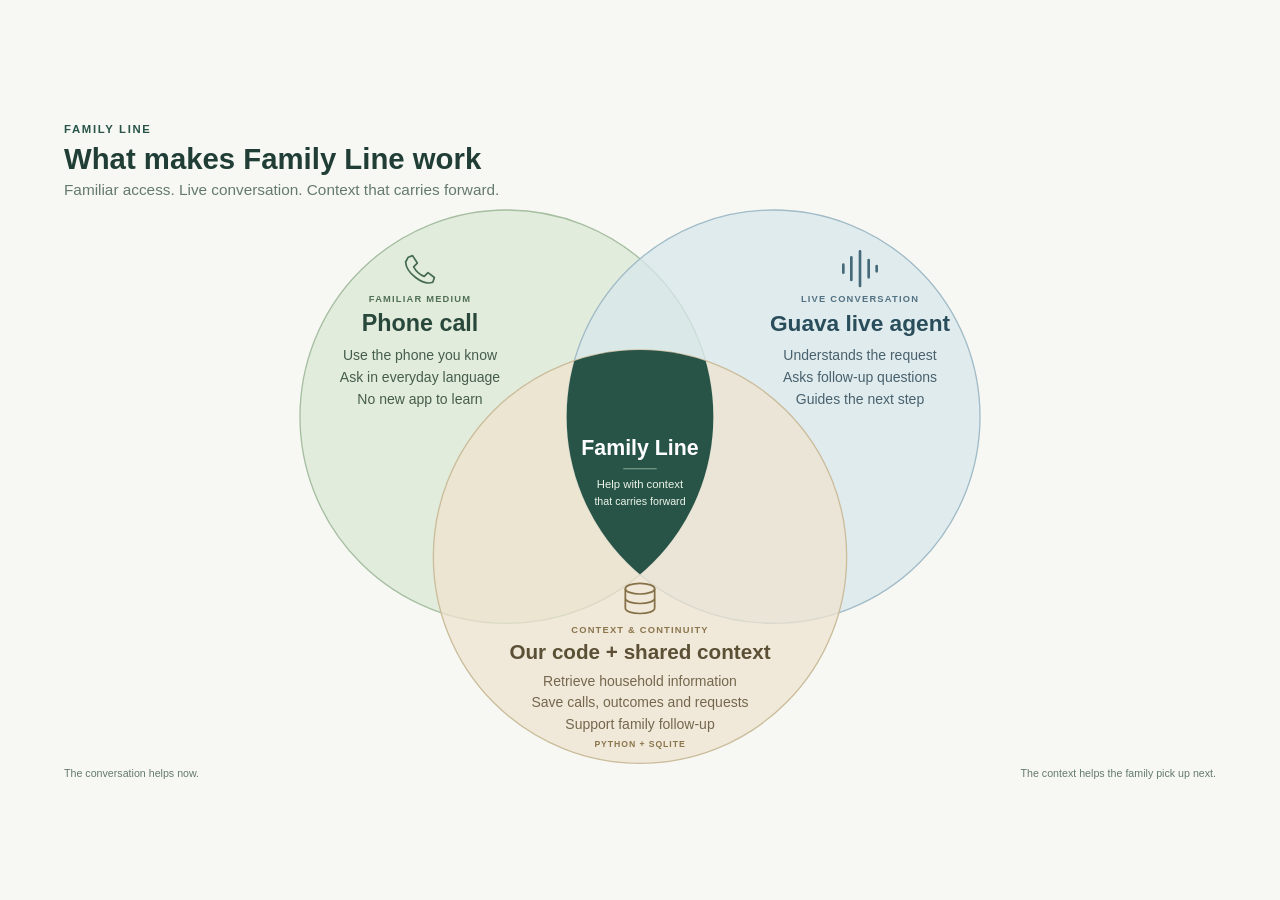
<file: artifacts/family-line-system-design.html>
<!doctype html><html lang="en"><meta charset="utf-8"><meta name="viewport" content="width=device-width,initial-scale=1"><title>Family Line — system concept</title><style>html,body{margin:0;height:100%;background:#f7f8f3}body{display:grid;place-items:center}img{display:block;width:100%;max-height:100vh;object-fit:contain}</style><img src="family-line-system-design.svg" alt="Family Line combines a familiar phone call, Guava's live agent, and code-maintained household context."></html>
</file>
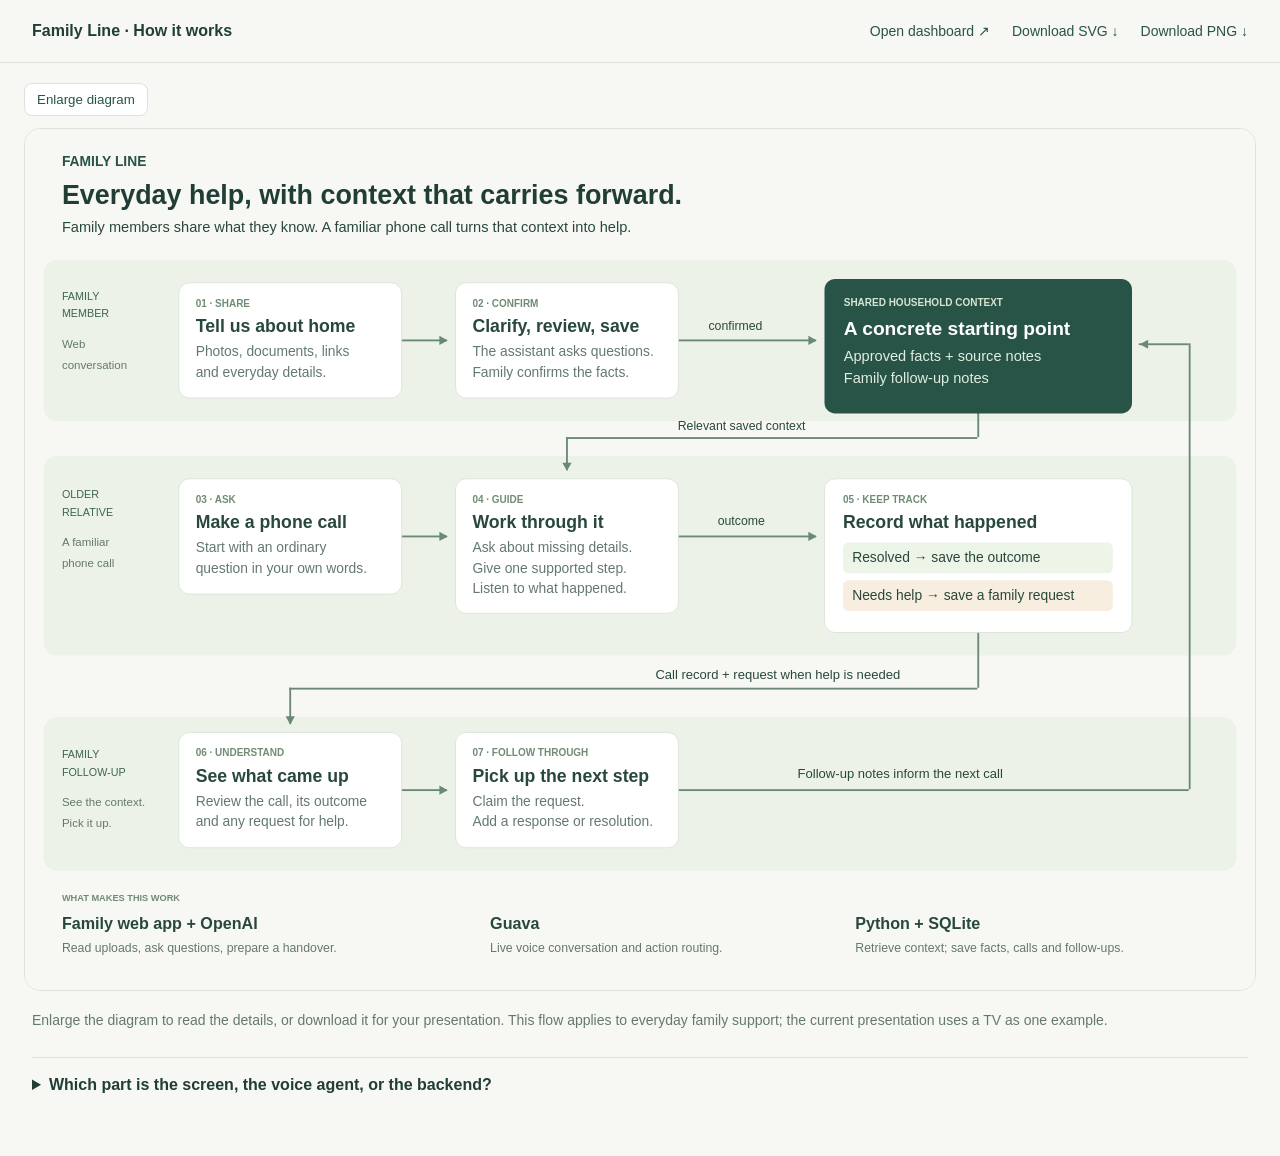
<file: artifacts/family-line-user-flow.html>
<!doctype html><html lang="en"><meta charset="utf-8"><meta name="viewport" content="width=device-width,initial-scale=1"><title>Family Line · How it works</title><style>*{box-sizing:border-box}body{margin:0;background:#f7f8f3;color:#203e36;font-family:-apple-system,BlinkMacSystemFont,"Segoe UI",sans-serif}header{display:flex;justify-content:space-between;gap:20px;padding:22px 32px;border-bottom:1px solid #dce4d9;align-items:center}a{color:#285448;text-decoration:none;font-size:14px}nav{display:flex;gap:22px;flex-wrap:wrap}main{padding:20px 24px;max-width:1700px;margin:auto}.diagram{overflow:auto;border:1px solid #dce4d9;border-radius:16px;background:#f7f8f3}.diagram img{width:100%;display:block}.diagram.zoomed img{min-width:1200px}.zoom{border:1px solid #dce4d9;border-radius:8px;background:white;color:#285448;padding:8px 12px;cursor:pointer;margin-bottom:12px}.note{font-size:14px;line-height:1.7;margin:18px 8px;color:#64796d}details{border-top:1px solid #dce4d9;margin:24px 8px;padding:18px 0}summary{cursor:pointer;font-weight:600}.roles{display:grid;grid-template-columns:repeat(3,1fr);gap:24px}h3{font-size:17px}p{font-size:14px;line-height:1.8}h2{font-size:22px}@media(max-width:700px){header{padding:18px;align-items:flex-start;flex-direction:column}main{padding:14px}.roles{grid-template-columns:1fr;gap:6px}}</style><header><strong>Family Line · How it works</strong><nav><a href="http://127.0.0.1:8778/">Open dashboard ↗</a><a href="family-line-user-flow.svg" download>Download SVG ↓</a><a href="family-line-user-flow.png" download>Download PNG ↓</a></nav></header><main><button class="zoom" type="button" aria-pressed="false" onclick="const enlarged=document.querySelector('.diagram').classList.toggle('zoomed');this.setAttribute('aria-pressed',enlarged);this.textContent=enlarged?'Fit to screen':'Enlarge diagram'">Enlarge diagram</button><div class="diagram"><img src="family-line-user-flow.svg" alt="Family Line user flow: share information, clarify and confirm, call for guidance, record the outcome, then follow up with family."></div><p class="note">Enlarge the diagram to read the details, or download it for your presentation. This flow applies to everyday family support; the current presentation uses a TV as one example.</p><details><summary>Which part is the screen, the voice agent, or the backend?</summary><div class="roles"><section><h3>The family interface</h3><p>A conversation for sharing information and confirming what gets saved. An Overview for requests and the latest call. Sources, history and settings stay available when needed.</p></section><section><h3>The phone conversation</h3><p>Guava handles the live exchange. The caller begins with ordinary words. The assistant reads relevant context, asks about missing details, gives one step and listens to the result.</p></section><section><h3>The shared backend</h3><p>Python controls reads and confirmed writes. SQLite keeps approved information, source references, conversations, outcomes and follow-ups. Family notes provide context for a later call.</p></section></div></details></main></html>
</file>
